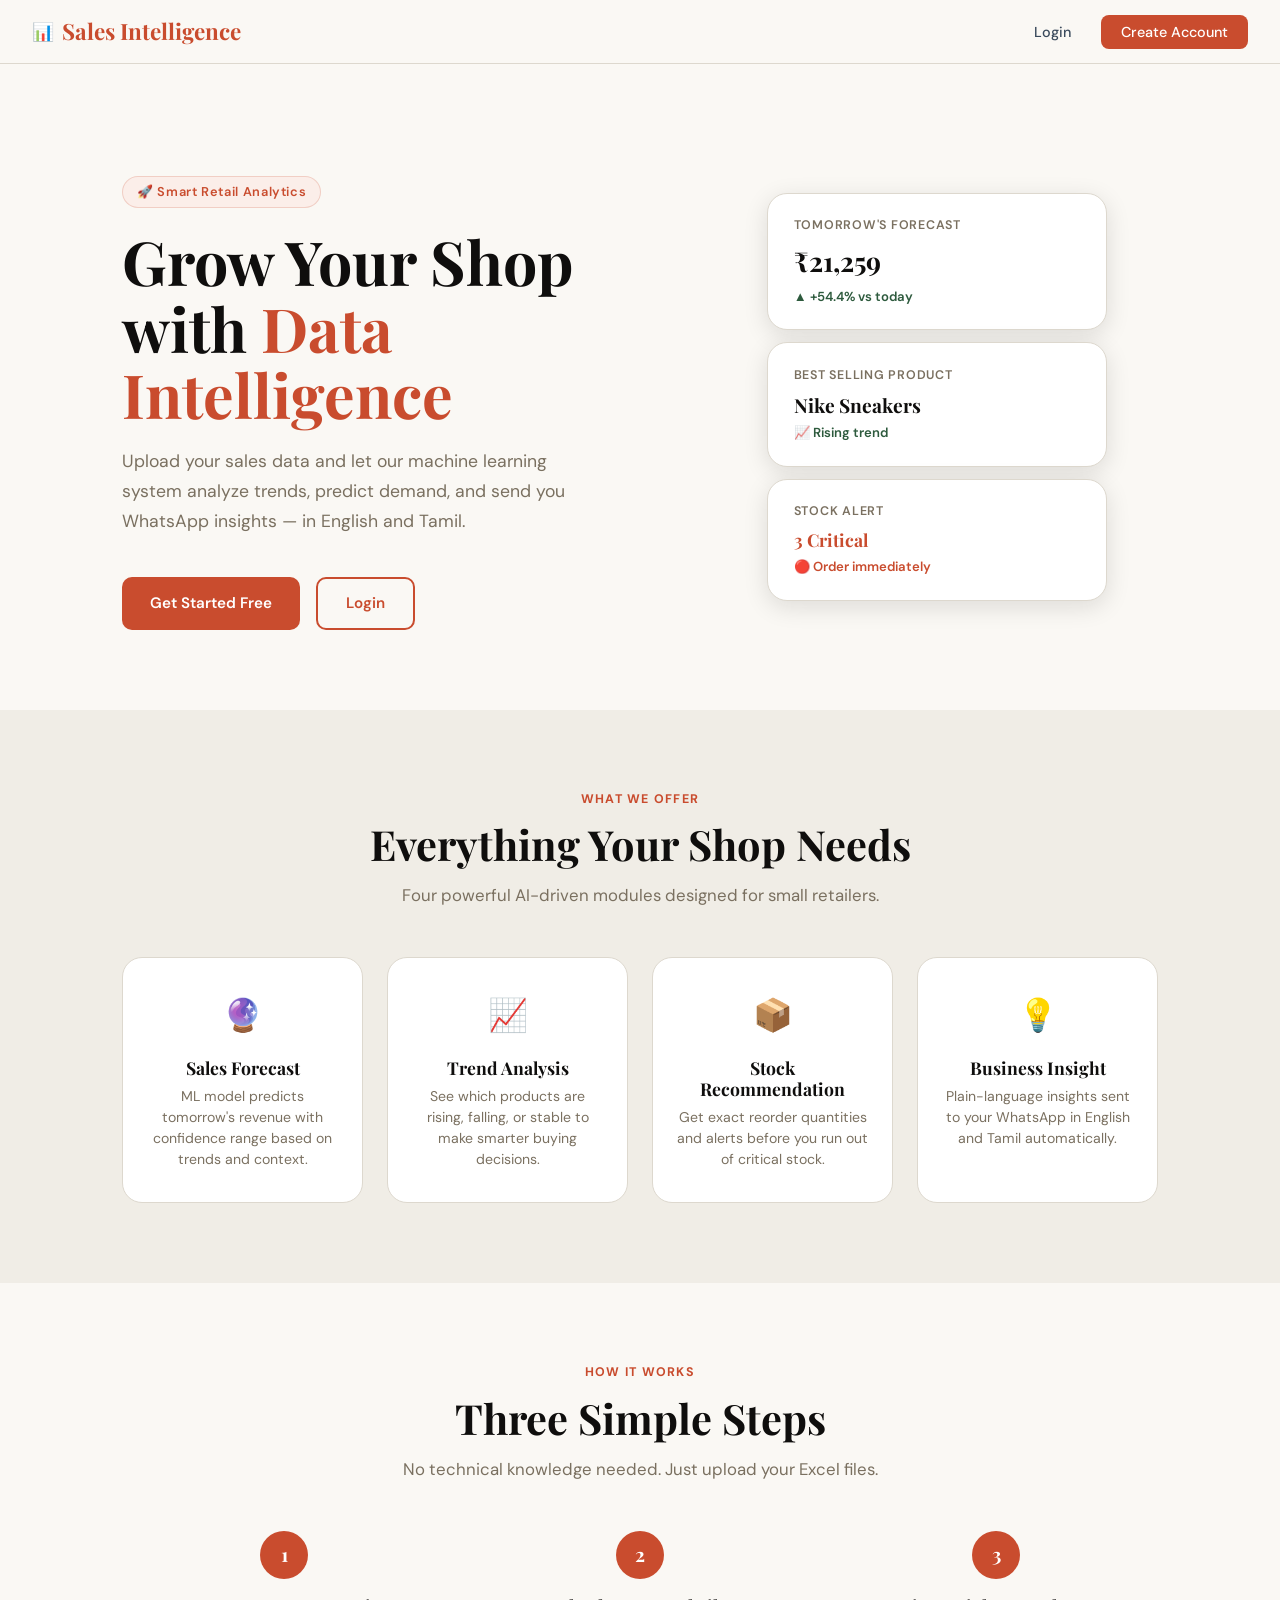
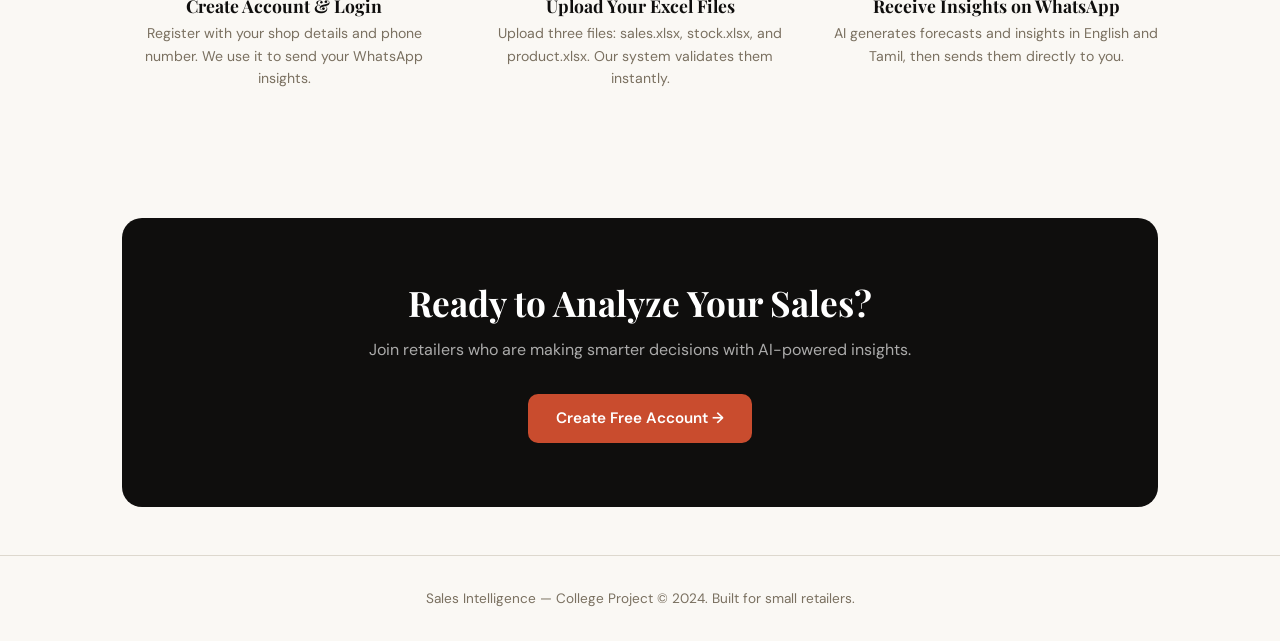
<file: sales-intelligence/frontend/index.html>
<!DOCTYPE html>
<html lang="en">
<head>
  <meta charset="UTF-8" />
  <meta name="viewport" content="width=device-width, initial-scale=1.0" />
  <title>Sales Intelligence — Smart Retail Analytics</title>
  <link rel="stylesheet" href="css/style.css" />
</head>
<body>

  <!-- Navbar -->
  <nav class="navbar">
    <div class="nav-brand">
      <span>📊</span> Sales Intelligence
    </div>
    <ul class="nav-links">
      <li id="nav-upload"  style="display:none;"><a href="upload.html">Upload</a></li>
      <li id="nav-profile" style="display:none;"><a href="profile.html">Profile</a></li>
      <li id="nav-history" style="display:none;"><a href="history.html">History</a></li>
      <li id="nav-login"><a href="login.html">Login</a></li>
      <li id="nav-register"><a href="register.html" class="btn-nav">Create Account</a></li>
      <li id="nav-logout" style="display:none;">
        <a href="#" onclick="handleLogout(); return false;">Logout</a>
      </li>
    </ul>
  </nav>

  <div class="page-wrapper">
    <div class="container">

      <!-- Hero Section -->
      <section class="hero">
        <div class="hero-text">
          <div class="hero-tag">🚀 Smart Retail Analytics</div>
          <h1>Grow Your Shop with <em>Data Intelligence</em></h1>
          <p class="hero-desc">
            Upload your sales data and let our machine learning system
            analyze trends, predict demand, and send you WhatsApp insights — 
            in English and Tamil.
          </p>
          <div class="hero-cta">
            <a href="register.html" class="btn btn-primary">Get Started Free</a>
            <a href="login.html"    class="btn btn-outline">Login</a>
          </div>
        </div>

        <!-- Hero visual cards -->
        <div class="hero-visual">
          <div class="hero-card-stack">
            <div class="stat-card">
              <div class="stat-label">Tomorrow's Forecast</div>
              <div class="stat-value">₹21,259</div>
              <div class="stat-change up">▲ +54.4% vs today</div>
            </div>
            <div class="stat-card">
              <div class="stat-label">Best Selling Product</div>
              <div class="stat-value" style="font-size:1.2rem;">Nike Sneakers</div>
              <div class="stat-change up">📈 Rising trend</div>
            </div>
            <div class="stat-card">
              <div class="stat-label">Stock Alert</div>
              <div class="stat-value" style="font-size:1.1rem;color:#c94c2e;">3 Critical</div>
              <div class="stat-change down">🔴 Order immediately</div>
            </div>
          </div>
        </div>
      </section>

    </div><!-- /container -->

    <!-- Features Section -->
    <section class="features-section">
      <div class="container">
        <div class="section-label">What We Offer</div>
        <h2 class="section-title">Everything Your Shop Needs</h2>
        <p class="section-sub">Four powerful AI-driven modules designed for small retailers.</p>

        <div class="features-grid">
          <div class="feature-card">
            <span class="feature-icon">🔮</span>
            <h3>Sales Forecast</h3>
            <p>ML model predicts tomorrow's revenue with confidence range based on trends and context.</p>
          </div>
          <div class="feature-card">
            <span class="feature-icon">📈</span>
            <h3>Trend Analysis</h3>
            <p>See which products are rising, falling, or stable to make smarter buying decisions.</p>
          </div>
          <div class="feature-card">
            <span class="feature-icon">📦</span>
            <h3>Stock Recommendation</h3>
            <p>Get exact reorder quantities and alerts before you run out of critical stock.</p>
          </div>
          <div class="feature-card">
            <span class="feature-icon">💡</span>
            <h3>Business Insight</h3>
            <p>Plain-language insights sent to your WhatsApp in English and Tamil automatically.</p>
          </div>
        </div>
      </div>
    </section>

    <!-- How It Works -->
    <section class="how-section">
      <div class="container">
        <div class="section-label">How It Works</div>
        <h2 class="section-title">Three Simple Steps</h2>
        <p class="section-sub">No technical knowledge needed. Just upload your Excel files.</p>

        <div class="steps-row">
          <div class="step">
            <div class="step-num">1</div>
            <h3>Create Account & Login</h3>
            <p>Register with your shop details and phone number. We use it to send your WhatsApp insights.</p>
          </div>
          <div class="step">
            <div class="step-num">2</div>
            <h3>Upload Your Excel Files</h3>
            <p>Upload three files: sales.xlsx, stock.xlsx, and product.xlsx. Our system validates them instantly.</p>
          </div>
          <div class="step">
            <div class="step-num">3</div>
            <h3>Receive Insights on WhatsApp</h3>
            <p>AI generates forecasts and insights in English and Tamil, then sends them directly to you.</p>
          </div>
        </div>
      </div>
    </section>

    <!-- CTA Banner -->
    <div class="container">
      <div class="cta-banner">
        <h2>Ready to Analyze Your Sales?</h2>
        <p>Join retailers who are making smarter decisions with AI-powered insights.</p>
        <a href="register.html" class="btn btn-primary">Create Free Account →</a>
      </div>
    </div>

    <footer>
      <p>Sales Intelligence — College Project &copy; 2024. Built for small retailers.</p>
    </footer>

  </div><!-- /page-wrapper -->

  <script src="js/validation.js"></script>
  <script src="js/auth.js"></script>
</body>
</html>
</file>
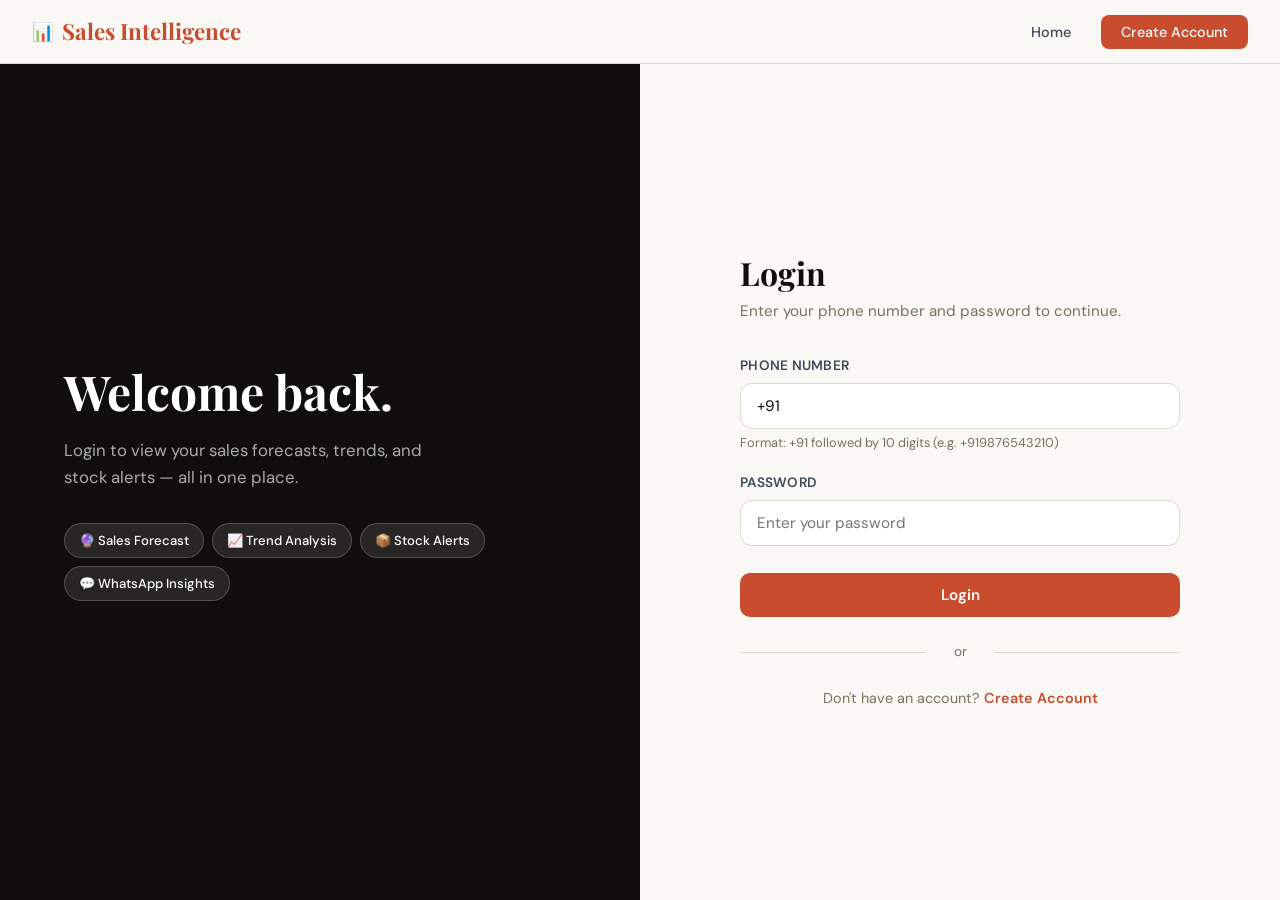
<file: sales-intelligence/frontend/history.html>
<!DOCTYPE html>
<html lang="en">
<head>
  <meta charset="UTF-8" />
  <meta name="viewport" content="width=device-width, initial-scale=1.0" />
  <title>Upload History — Sales Intelligence</title>
  <link rel="stylesheet" href="css/style.css" />
</head>
<body>

  <!-- Navbar -->
  <nav class="navbar">
    <a class="nav-brand" href="index.html">
      <span>📊</span> Sales Intelligence
    </a>
    <ul class="nav-links">
      <li id="nav-upload"><a href="upload.html">Upload</a></li>
      <li id="nav-history"><a href="history.html" style="color:var(--rust);">History</a></li>
      <li id="nav-profile"><a href="profile.html">Profile</a></li>
      <li id="nav-logout">
        <a href="#" onclick="handleLogout(); return false;">Logout</a>
      </li>
    </ul>
  </nav>

  <div class="page-wrapper">
    <div class="container history-page">

      <div style="margin-bottom:2rem;">
        <h1 style="font-family:'Playfair Display',serif;font-size:2.2rem;">Upload History</h1>
        <p style="color:var(--muted);margin-top:0.3rem;">
          All your past sales data uploads in one place.
        </p>
      </div>

      <!-- Alert box -->
      <div class="alert" id="history-alert"></div>

      <!-- History table -->
      <div style="overflow-x:auto;border-radius:var(--radius-lg);box-shadow:var(--shadow-sm);">
        <table class="history-table">
          <thead>
            <tr>
              <th>Upload Date</th>
              <th>Sales File</th>
              <th>Stock File</th>
              <th>Product File</th>
              <th>WhatsApp</th>
            </tr>
          </thead>
          <tbody id="history-tbody">
            <tr>
              <td colspan="5" style="text-align:center;color:var(--muted);padding:2rem;">
                Loading history...
              </td>
            </tr>
          </tbody>
        </table>
      </div>

      <!-- Empty state (shown if no records) -->
      <div class="empty-state" id="history-empty" style="display:none;">
        <div class="icon">📂</div>
        <h3>No uploads yet</h3>
        <p style="font-size:0.9rem;">
          Upload your first sales data file to see history here.
        </p>
        <a href="upload.html" class="btn btn-primary" style="margin-top:1.2rem;">
          Upload Now
        </a>
      </div>

      <div style="margin-top:2rem;">
        <a href="upload.html" class="btn btn-primary">+ New Upload</a>
      </div>

    </div>
  </div>

  <script src="js/validation.js"></script>
  <script src="js/auth.js"></script>
  <script src="js/upload.js"></script>
  <script>
    document.addEventListener("DOMContentLoaded", () => {
      const user = requireLogin();
      if (!user) return;
      loadHistory();
    });
  </script>

</body>
</html>
</file>
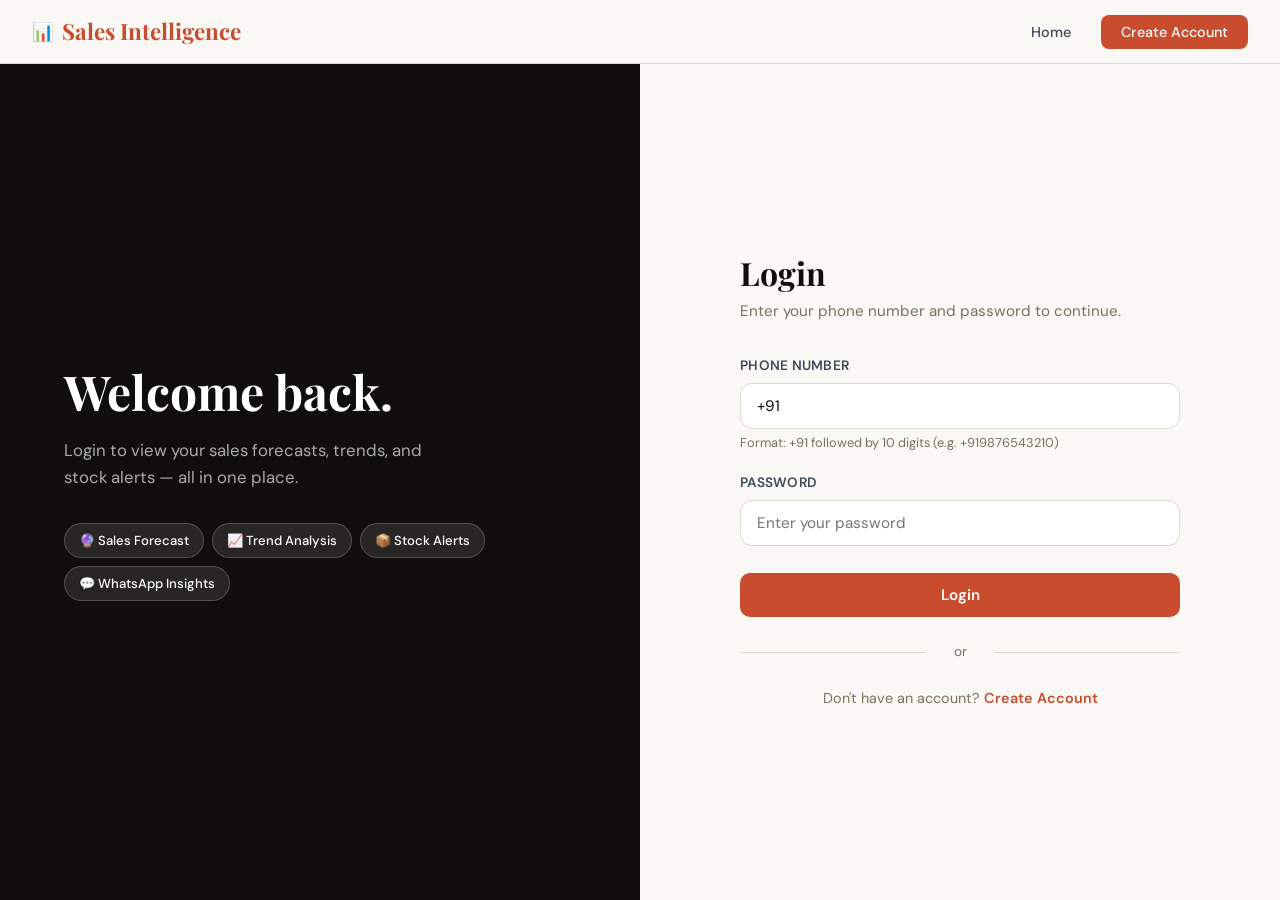
<file: sales-intelligence/frontend/login.html>
<!DOCTYPE html>
<html lang="en">
<head>
  <meta charset="UTF-8" />
  <meta name="viewport" content="width=device-width, initial-scale=1.0" />
  <title>Login — Sales Intelligence</title>
  <link rel="stylesheet" href="css/style.css" />
</head>
<body>

  <!-- Navbar -->
  <nav class="navbar">
    <a class="nav-brand" href="index.html">
      <span>📊</span> Sales Intelligence
    </a>
    <ul class="nav-links">
      <li><a href="index.html">Home</a></li>
      <li><a href="register.html" class="btn-nav">Create Account</a></li>
    </ul>
  </nav>

  <!-- Auth page layout: left panel + right form -->
  <div class="auth-page">

    <!-- Left decorative panel -->
    <div class="auth-left">
      <h1>Welcome back.</h1>
      <p>Login to view your sales forecasts, trends, and stock alerts — all in one place.</p>
      <div class="feature-chips">
        <span class="chip">🔮 Sales Forecast</span>
        <span class="chip">📈 Trend Analysis</span>
        <span class="chip">📦 Stock Alerts</span>
        <span class="chip">💬 WhatsApp Insights</span>
      </div>
    </div>

    <!-- Right form panel -->
    <div class="auth-right">
      <div class="auth-form-box">

        <h2>Login</h2>
        <p class="subtitle">Enter your phone number and password to continue.</p>

        <!-- Alert box for success/error messages -->
        <div class="alert" id="login-alert"></div>

        <form id="login-form" novalidate>

          <div class="form-group">
            <label for="phone">Phone Number</label>
            <input
              type="tel"
              id="phone"
              name="phone"
              placeholder="+919876543210"
              autocomplete="tel"
              value="+91"
            />
            <span class="error-msg" id="phone-error"></span>
            <small style="color:var(--muted);font-size:0.8rem;display:block;margin-top:4px;">
              Format: +91 followed by 10 digits (e.g. +919876543210)
            </small>
          </div>

          <div class="form-group">
            <label for="password">Password</label>
            <input
              type="password"
              id="password"
              name="password"
              placeholder="Enter your password"
              autocomplete="current-password"
            />
            <span class="error-msg" id="password-error"></span>
          </div>

          <button
            type="submit"
            id="login-btn"
            class="btn btn-primary btn-full"
            style="margin-top: 0.5rem;"
          >
            Login
          </button>

        </form>

        <div class="divider">or</div>

        <p style="text-align:center;font-size:0.9rem;color:var(--muted);">
          Don't have an account? 
          <a href="register.html" style="font-weight:600;">Create Account</a>
        </p>

      </div>
    </div>

  </div><!-- /auth-page -->

  <script src="js/validation.js"></script>
  <script src="js/auth.js"></script>
  <script>
    // Attach form submit handler
    document.getElementById("login-form").addEventListener("submit", handleLogin);

    // If already logged in, redirect to upload page
    if (getUserSession()) {
      window.location.href = "upload.html";
    }
  </script>

</body>
</html>
</file>
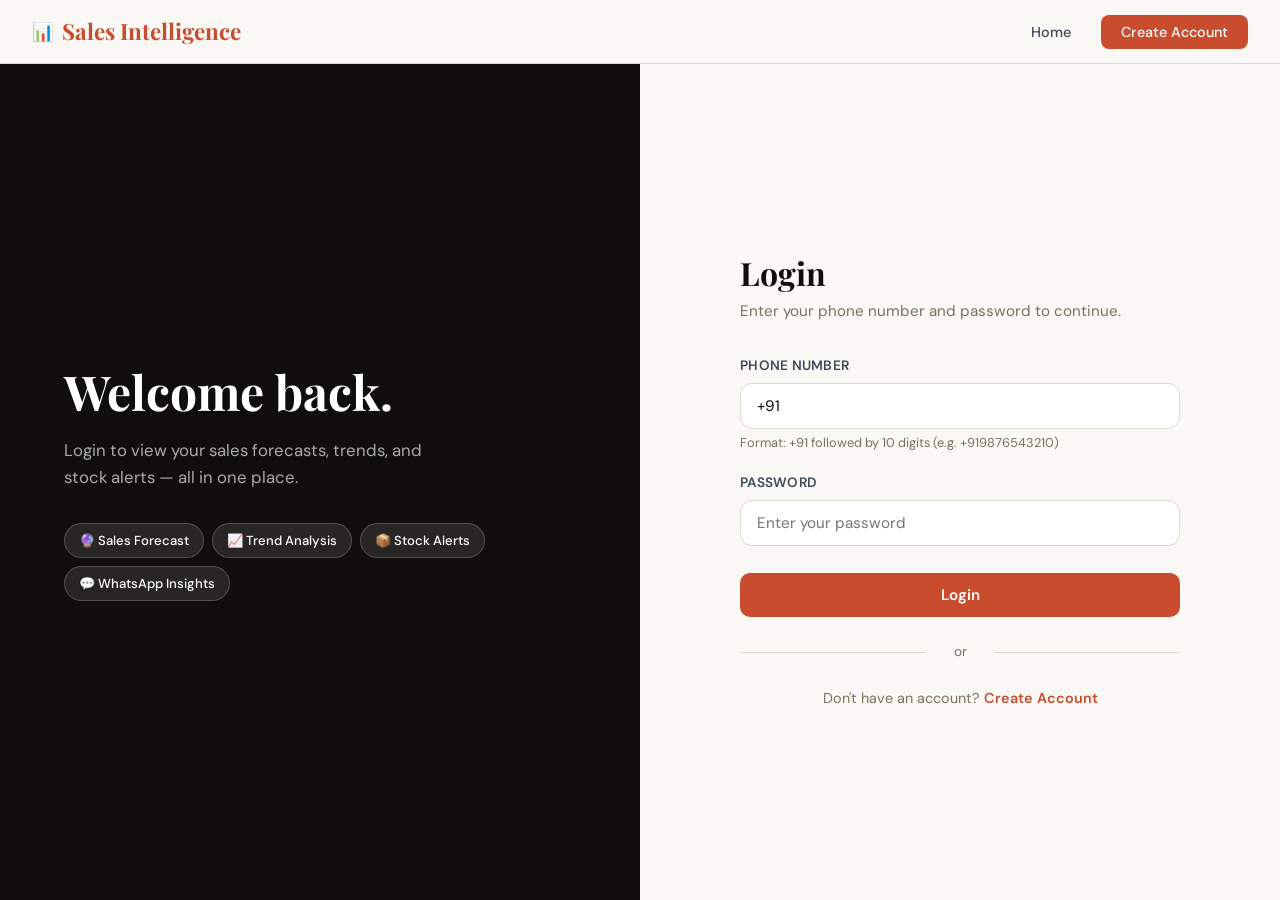
<file: sales-intelligence/frontend/profile.html>
<!DOCTYPE html>
<html lang="en">
<head>
  <meta charset="UTF-8" />
  <meta name="viewport" content="width=device-width, initial-scale=1.0" />
  <title>Profile — Sales Intelligence</title>
  <link rel="stylesheet" href="css/style.css" />
</head>
<body>

  <!-- Navbar -->
  <nav class="navbar">
    <a class="nav-brand" href="index.html">
      <span>📊</span> Sales Intelligence
    </a>
    <ul class="nav-links">
      <li id="nav-upload"><a href="upload.html">Upload</a></li>
      <li id="nav-history"><a href="history.html">History</a></li>
      <li id="nav-profile"><a href="profile.html" style="color:var(--rust);">Profile</a></li>
      <li id="nav-logout">
        <a href="#" onclick="handleLogout(); return false;">Logout</a>
      </li>
    </ul>
  </nav>

  <div class="page-wrapper">
    <div class="container profile-page">

      <!-- Profile header with avatar -->
      <div class="profile-header">
        <div class="avatar" id="avatar">?</div>
        <div class="profile-info">
          <h1 id="profile-name">Loading...</h1>
          <p id="profile-shop" style="color:var(--muted);"></p>
        </div>
      </div>

      <!-- Alert box -->
      <div class="alert" id="profile-alert"></div>

      <!-- Profile fields grid -->
      <div class="card" style="margin-bottom:1.5rem;">
        <h3 style="font-family:'Playfair Display',serif;font-size:1.2rem;margin-bottom:1.2rem;color:var(--steel);">
          Account Details
        </h3>
        <div class="profile-grid">
          <div class="profile-field">
            <div class="field-label">Full Name</div>
            <div class="field-value" id="profile-name-field">—</div>
          </div>
          <div class="profile-field">
            <div class="field-label">Phone Number</div>
            <div class="field-value" id="profile-phone">—</div>
          </div>
          <div class="profile-field">
            <div class="field-label">Email Address</div>
            <div class="field-value" id="profile-email">—</div>
          </div>
          <div class="profile-field">
            <div class="field-label">Shop Name</div>
            <div class="field-value" id="profile-shop-field">—</div>
          </div>
          <div class="profile-field" style="grid-column: 1 / -1;">
            <div class="field-label">Location</div>
            <div class="field-value" id="profile-location">—</div>
          </div>
        </div>
      </div>

      <!-- Quick actions -->
      <div class="profile-actions">
        <a href="upload.html"  class="btn btn-primary">📊 Upload Sales Data</a>
        <a href="history.html" class="btn btn-secondary">📋 View Upload History</a>
        <button class="btn btn-outline" onclick="handleLogout()">Logout</button>
      </div>

    </div>
  </div>

  <script src="js/validation.js"></script>
  <script src="js/auth.js"></script>
  <script>
    document.addEventListener("DOMContentLoaded", () => {
      // Redirect to login if not logged in
      const user = requireLogin();
      if (!user) return;

      // Fill profile from session storage immediately (fast)
      document.getElementById("avatar").textContent        = (user.name || "U").charAt(0).toUpperCase();
      document.getElementById("profile-name").textContent  = user.name || "—";
      document.getElementById("profile-shop").textContent  = user.shop_name || "";
      document.getElementById("profile-name-field").textContent  = user.name       || "—";
      document.getElementById("profile-phone").textContent       = user.phone      || "—";
      document.getElementById("profile-email").textContent       = user.email      || "—";
      document.getElementById("profile-shop-field").textContent  = user.shop_name  || "—";
      document.getElementById("profile-location").textContent    = user.location   || "—";

      // Also try to sync with backend for fresh data
      loadProfile();
    });

    // Override loadProfile display to match our field IDs
    async function loadProfile() {
      try {
        const resp = await fetch(`${API_BASE}/profile`, { credentials: "include" });
        const data = await resp.json();
        if (data.success) {
          const u = data.user;
          document.getElementById("avatar").textContent             = (u.name || "U").charAt(0).toUpperCase();
          document.getElementById("profile-name").textContent       = u.name      || "—";
          document.getElementById("profile-shop").textContent       = u.shop_name || "";
          document.getElementById("profile-name-field").textContent = u.name      || "—";
          document.getElementById("profile-phone").textContent      = u.phone     || "—";
          document.getElementById("profile-email").textContent      = u.email     || "—";
          document.getElementById("profile-shop-field").textContent = u.shop_name || "—";
          document.getElementById("profile-location").textContent   = u.location  || "—";
          saveUserSession(u);
        }
      } catch (e) {
        // Already showing session data — no problem
      }
    }
  </script>

</body>
</html>
</file>
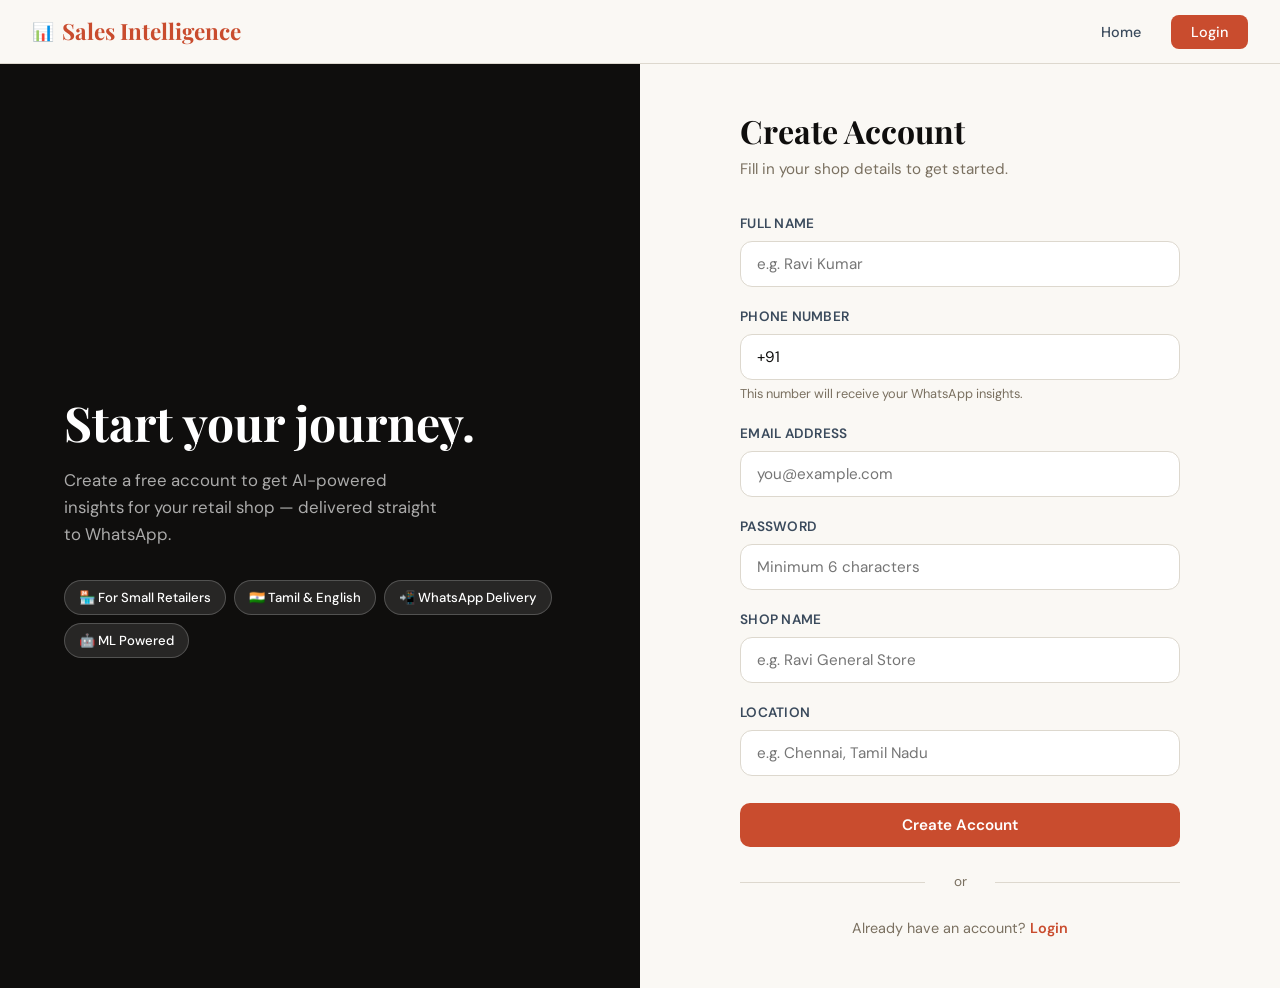
<file: sales-intelligence/frontend/register.html>
<!DOCTYPE html>
<html lang="en">
<head>
  <meta charset="UTF-8" />
  <meta name="viewport" content="width=device-width, initial-scale=1.0" />
  <title>Create Account — Sales Intelligence</title>
  <link rel="stylesheet" href="css/style.css" />
</head>
<body>

  <!-- Navbar -->
  <nav class="navbar">
    <a class="nav-brand" href="index.html">
      <span>📊</span> Sales Intelligence
    </a>
    <ul class="nav-links">
      <li><a href="index.html">Home</a></li>
      <li><a href="login.html" class="btn-nav">Login</a></li>
    </ul>
  </nav>

  <div class="auth-page">

    <!-- Left decorative panel -->
    <div class="auth-left">
      <h1>Start your journey.</h1>
      <p>Create a free account to get AI-powered insights for your retail shop — delivered straight to WhatsApp.</p>
      <div class="feature-chips">
        <span class="chip">🏪 For Small Retailers</span>
        <span class="chip">🇮🇳 Tamil &amp; English</span>
        <span class="chip">📲 WhatsApp Delivery</span>
        <span class="chip">🤖 ML Powered</span>
      </div>
    </div>

    <!-- Right form panel -->
    <div class="auth-right">
      <div class="auth-form-box">

        <h2>Create Account</h2>
        <p class="subtitle">Fill in your shop details to get started.</p>

        <!-- Alert box -->
        <div class="alert" id="register-alert"></div>

        <form id="register-form" novalidate>

          <div class="form-group">
            <label for="name">Full Name</label>
            <input type="text" id="name" name="name" placeholder="e.g. Ravi Kumar" autocomplete="name" />
            <span class="error-msg" id="name-error"></span>
          </div>

          <div class="form-group">
            <label for="phone">Phone Number</label>
            <input
              type="tel"
              id="phone"
              name="phone"
              placeholder="+919876543210"
              autocomplete="tel"
              value="+91"
            />
            <span class="error-msg" id="phone-error"></span>
            <small style="color:var(--muted);font-size:0.8rem;display:block;margin-top:4px;">
              This number will receive your WhatsApp insights.
            </small>
          </div>

          <div class="form-group">
            <label for="email">Email Address</label>
            <input type="email" id="email" name="email" placeholder="you@example.com" autocomplete="email" />
            <span class="error-msg" id="email-error"></span>
          </div>

          <div class="form-group">
            <label for="password">Password</label>
            <input
              type="password"
              id="password"
              name="password"
              placeholder="Minimum 6 characters"
              autocomplete="new-password"
            />
            <span class="error-msg" id="password-error"></span>
          </div>

          <div class="form-group">
            <label for="shop_name">Shop Name</label>
            <input type="text" id="shop_name" name="shop_name" placeholder="e.g. Ravi General Store" />
            <span class="error-msg" id="shop_name-error"></span>
          </div>

          <div class="form-group">
            <label for="location">Location</label>
            <input type="text" id="location" name="location" placeholder="e.g. Chennai, Tamil Nadu" />
            <span class="error-msg" id="location-error"></span>
          </div>

          <button
            type="submit"
            id="register-btn"
            class="btn btn-primary btn-full"
            style="margin-top: 0.5rem;"
          >
            Create Account
          </button>

        </form>

        <div class="divider">or</div>

        <p style="text-align:center;font-size:0.9rem;color:var(--muted);">
          Already have an account?
          <a href="login.html" style="font-weight:600;">Login</a>
        </p>

      </div>
    </div>

  </div>

  <script src="js/validation.js"></script>
  <script src="js/auth.js"></script>
  <script>
    document.getElementById("register-form").addEventListener("submit", handleRegister);

    // Redirect if already logged in
    if (getUserSession()) {
      window.location.href = "upload.html";
    }
  </script>

</body>
</html>
</file>
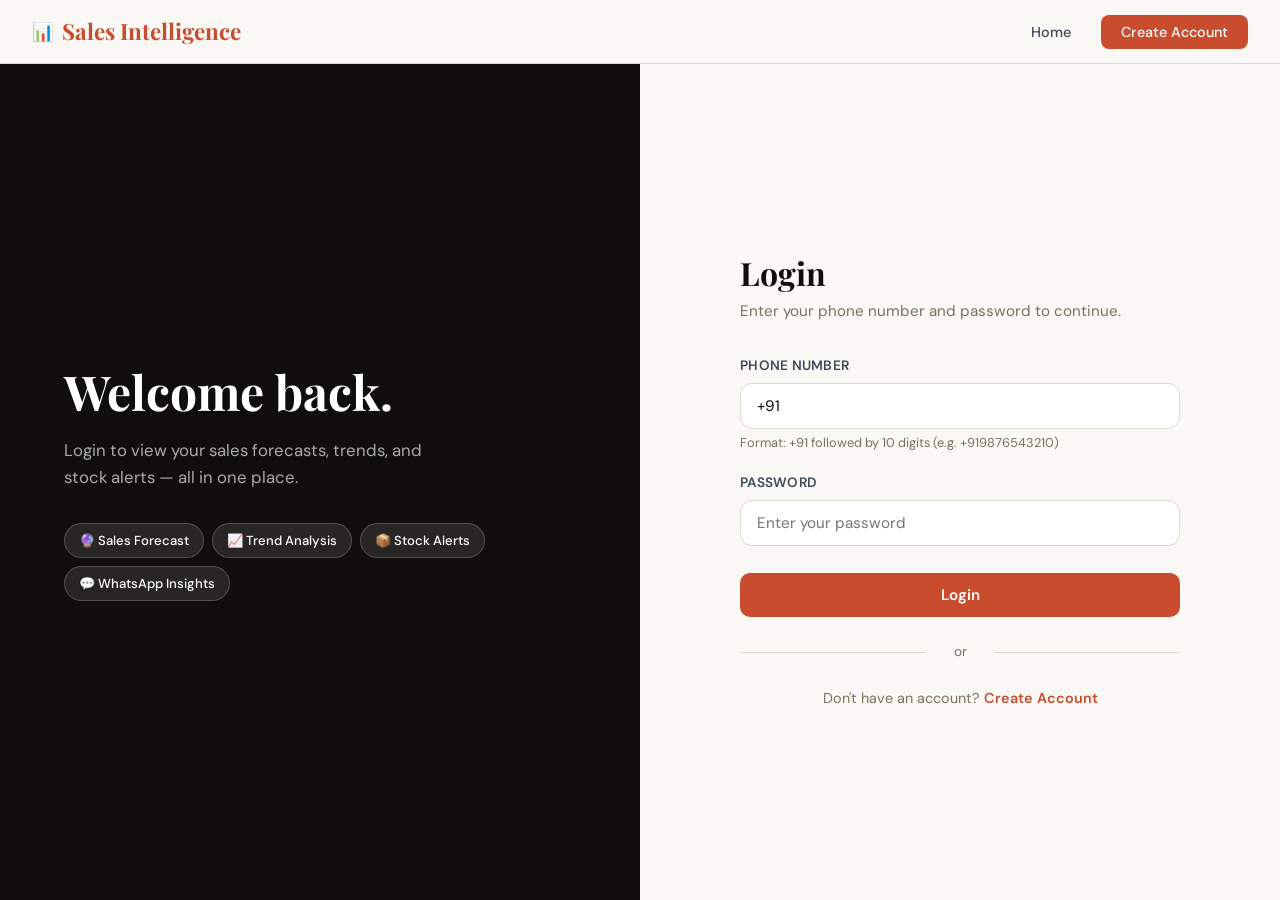
<file: sales-intelligence/frontend/upload.html>
<!DOCTYPE html>
<html lang="en">
<head>
  <meta charset="UTF-8" />
  <meta name="viewport" content="width=device-width, initial-scale=1.0" />
  <title>Upload Files — Sales Intelligence</title>
  <link rel="stylesheet" href="css/style.css" />
</head>
<body>

  <!-- Navbar -->
  <nav class="navbar">
    <a class="nav-brand" href="index.html">
      <span>📊</span> Sales Intelligence
    </a>
    <ul class="nav-links">
      <li id="nav-upload"><a href="upload.html" style="color:var(--rust);">Upload</a></li>
      <li id="nav-history"><a href="history.html">History</a></li>
      <li id="nav-profile"><a href="profile.html">Profile</a></li>
      <li id="nav-logout">
        <a href="#" onclick="handleLogout(); return false;">Logout</a>
      </li>
    </ul>
  </nav>

  <div class="page-wrapper">
    <div class="container upload-page">

      <!-- Page header -->
      <div class="upload-header">
        <h1 id="upload-greeting">Upload Your Sales Data</h1>
        <p>Upload three Excel files to get AI-powered forecasts and WhatsApp insights.</p>
      </div>

      <!-- Alert box -->
      <div class="alert" id="upload-alert"></div>

      <!-- Three file drop zones -->
      <div class="upload-grid">

        <!-- Sales file -->
        <div class="file-drop-zone" id="sales-zone">
          <input type="file" id="sales-input" accept=".xlsx" />
          <span class="file-icon">📊</span>
          <div class="file-name">sales.xlsx</div>
          <div class="file-hint">
            Required columns:<br/>
            date, product_name, quantity_sold, unit_price
          </div>
          <div class="file-chosen"></div>
        </div>

        <!-- Stock file -->
        <div class="file-drop-zone" id="stock-zone">
          <input type="file" id="stock-input" accept=".xlsx" />
          <span class="file-icon">📦</span>
          <div class="file-name">stock.xlsx</div>
          <div class="file-hint">
            Required columns:<br/>
            date, product_name, stock_loaded
          </div>
          <div class="file-chosen"></div>
        </div>

        <!-- Product file -->
        <div class="file-drop-zone" id="product-zone">
          <input type="file" id="product-input" accept=".xlsx" />
          <span class="file-icon">🏷️</span>
          <div class="file-name">product.xlsx</div>
          <div class="file-hint">
            Required columns:<br/>
            product_id, product_name, costprice
          </div>
          <div class="file-chosen"></div>
        </div>

      </div><!-- /upload-grid -->

      <!-- Info note about required files -->
      <div style="background:var(--cream);border:1px solid var(--border);border-radius:var(--radius);
                  padding:1rem 1.4rem;margin-bottom:1.5rem;font-size:0.88rem;color:var(--muted);">
        ℹ️ All three files must be <strong>.xlsx</strong> format.
        After upload, the ML system will analyze your data and send insights to your WhatsApp.
      </div>

      <!-- Upload button -->
      <button class="btn btn-primary" id="upload-btn" style="min-width:200px;">
        🚀 Analyze &amp; Send Insights
      </button>

      <!-- Loading indicator -->
      <div class="loader" id="upload-loader">
        <div class="spinner"></div>
        <p style="color:var(--muted);font-size:0.95rem;">
          Processing your files with ML model...<br/>
          <small>This may take 10–30 seconds</small>
        </p>
      </div>

      <!-- Results section (hidden until upload succeeds) -->
      <div class="results-section" id="results-section">

        <h2 style="font-family:'Playfair Display',serif;font-size:1.8rem;margin-bottom:1.5rem;margin-top:2rem;">
          📋 Analysis Results
        </h2>

        <!-- Quick stat row -->
        <div class="stat-row">
          <div class="mini-stat">
            <div class="val" id="res-sales">—</div>
            <div class="lbl">Today's Sales</div>
          </div>
          <div class="mini-stat">
            <div class="val" id="res-units">—</div>
            <div class="lbl">Units Sold</div>
          </div>
          <div class="mini-stat">
            <div class="val" id="res-forecast">—</div>
            <div class="lbl">Tomorrow Forecast</div>
          </div>
          <div class="mini-stat">
            <div class="val" id="res-change">—</div>
            <div class="lbl">Expected Change</div>
          </div>
        </div>

        <!-- Results cards grid -->
        <div class="results-grid">

          <!-- English insights -->
          <div class="result-card">
            <h3>🇬🇧 English Insights</h3>
            <div class="insight-msg" id="insight-english">Loading...</div>
            <div id="whatsapp-badge" class="whatsapp-badge" style="display:none;">
              ✅ Sent to WhatsApp
            </div>
          </div>

          <!-- Tamil insights -->
          <div class="result-card">
            <h3>🇮🇳 Tamil Insights</h3>
            <div class="insight-msg" id="insight-tamil">Loading...</div>
          </div>

          <!-- Stock alerts -->
          <div class="result-card">
            <h3>⚠️ Stock Alerts</h3>
            <table style="width:100%;border-collapse:collapse;font-size:0.85rem;">
              <thead>
                <tr>
                  <th style="text-align:left;padding:6px 0;color:var(--muted);font-size:0.75rem;text-transform:uppercase;">Product</th>
                  <th style="text-align:left;padding:6px 0;color:var(--muted);font-size:0.75rem;text-transform:uppercase;">Stock</th>
                  <th style="text-align:left;padding:6px 0;color:var(--muted);font-size:0.75rem;text-transform:uppercase;">Days Left</th>
                  <th style="text-align:left;padding:6px 0;color:var(--muted);font-size:0.75rem;text-transform:uppercase;">Status</th>
                </tr>
              </thead>
              <tbody id="stock-tbody">
                <tr><td colspan="4" style="color:var(--muted);font-size:0.9rem;">Upload files to see alerts</td></tr>
              </tbody>
            </table>
          </div>

          <!-- Trend analysis -->
          <div class="result-card">
            <h3>📈 Product Trends</h3>
            <div id="trends-list">
              <p style="color:var(--muted);font-size:0.9rem;">Upload files to see trends</p>
            </div>
          </div>

        </div><!-- /results-grid -->

        <!-- WhatsApp badge shown after successful send -->
        <div style="margin-top:1.5rem;">
          <span id="whatsapp-badge" class="whatsapp-badge" style="display:none;"></span>
        </div>

        <div style="margin-top:2rem;display:flex;gap:1rem;">
          <a href="history.html" class="btn btn-secondary">View Upload History</a>
          <button class="btn btn-outline" onclick="window.scrollTo({top:0,behavior:'smooth'})">
            Upload Another File
          </button>
        </div>

      </div><!-- /results-section -->

    </div><!-- /container -->
  </div><!-- /page-wrapper -->

  <script src="js/validation.js"></script>
  <script src="js/auth.js"></script>
  <script src="js/upload.js"></script>

  <script>
    // Show whatsapp badge only after results load
    document.addEventListener("DOMContentLoaded", () => {
      const badge = document.getElementById("whatsapp-badge");
      if (badge) badge.style.display = "none";
    });
  </script>

</body>
</html>
</file>
<file: sales-intelligence/frontend/css/style.css>
/* ================================================================
   style.css — Sales Intelligence
   Design: Warm editorial with data-forward aesthetic
   Fonts: Playfair Display + DM Sans
================================================================ */

@import url('https://fonts.googleapis.com/css2?family=Playfair+Display:wght@400;700;900&family=DM+Sans:ital,wght@0,300;0,400;0,500;0,700;1,400&display=swap');

/* ── CSS Variables ────────────────────────────────────────── */
:root {
  --ink:       #0f0e0d;
  --paper:     #faf8f4;
  --cream:     #f0ede6;
  --rust:      #c94c2e;
  --rust-dark: #a33d24;
  --rust-pale: #fbeee9;
  --sage:      #2d5a3d;
  --amber:     #d9832b;
  --steel:     #3a4a5c;
  --muted:     #7a7060;
  --border:    #ddd8ce;
  --white:     #ffffff;
  --shadow-sm: 0 2px 8px rgba(15,14,13,0.08);
  --shadow-md: 0 6px 24px rgba(15,14,13,0.12);
  --shadow-lg: 0 16px 48px rgba(15,14,13,0.15);
  --radius:    12px;
  --radius-lg: 20px;
}

/* ── Reset & Base ─────────────────────────────────────────── */
*, *::before, *::after { box-sizing: border-box; margin: 0; padding: 0; }

html { scroll-behavior: smooth; }

body {
  font-family: 'DM Sans', sans-serif;
  background-color: var(--paper);
  color: var(--ink);
  line-height: 1.6;
  font-size: 16px;
  min-height: 100vh;
}

/* ── Typography ───────────────────────────────────────────── */
h1, h2, h3 {
  font-family: 'Playfair Display', serif;
  line-height: 1.2;
}

a { color: var(--rust); text-decoration: none; }
a:hover { text-decoration: underline; }

/* ── Navbar ───────────────────────────────────────────────── */
.navbar {
  position: fixed;
  top: 0; left: 0; right: 0;
  z-index: 999;
  background: rgba(250, 248, 244, 0.95);
  backdrop-filter: blur(10px);
  border-bottom: 1px solid var(--border);
  padding: 0 2rem;
  height: 64px;
  display: flex;
  align-items: center;
  justify-content: space-between;
}

.nav-brand {
  font-family: 'Playfair Display', serif;
  font-size: 1.4rem;
  font-weight: 700;
  color: var(--rust);
  display: flex;
  align-items: center;
  gap: 8px;
}

.nav-brand span { font-size: 1.1rem; }

.nav-links {
  display: flex;
  align-items: center;
  gap: 1rem;
  list-style: none;
}

.nav-links a {
  font-size: 0.9rem;
  font-weight: 500;
  color: var(--steel);
  padding: 6px 14px;
  border-radius: 8px;
  transition: all 0.2s;
}

.nav-links a:hover {
  background: var(--cream);
  color: var(--rust);
  text-decoration: none;
}

.nav-links .btn-nav {
  background: var(--rust);
  color: var(--white) !important;
  padding: 8px 20px;
}

.nav-links .btn-nav:hover { background: var(--rust-dark); }

/* ── Page Layout ──────────────────────────────────────────── */
.page-wrapper {
  padding-top: 64px;
  min-height: 100vh;
}

.container {
  max-width: 1100px;
  margin: 0 auto;
  padding: 0 2rem;
}

/* ── Buttons ──────────────────────────────────────────────── */
.btn {
  display: inline-flex;
  align-items: center;
  gap: 8px;
  padding: 12px 28px;
  border-radius: 10px;
  font-family: 'DM Sans', sans-serif;
  font-size: 0.95rem;
  font-weight: 600;
  cursor: pointer;
  border: none;
  transition: all 0.22s ease;
  text-decoration: none;
}

.btn-primary {
  background: var(--rust);
  color: var(--white);
}
.btn-primary:hover {
  background: var(--rust-dark);
  transform: translateY(-1px);
  box-shadow: 0 6px 20px rgba(201,76,46,0.35);
  text-decoration: none;
  color: var(--white);
}

.btn-outline {
  background: transparent;
  color: var(--rust);
  border: 2px solid var(--rust);
}
.btn-outline:hover {
  background: var(--rust-pale);
  text-decoration: none;
  color: var(--rust);
}

.btn-secondary {
  background: var(--cream);
  color: var(--steel);
  border: 1px solid var(--border);
}
.btn-secondary:hover {
  background: var(--border);
  text-decoration: none;
  color: var(--steel);
}

.btn-full { width: 100%; justify-content: center; }

.btn:disabled {
  opacity: 0.6;
  cursor: not-allowed;
  transform: none !important;
}

/* ── Cards ────────────────────────────────────────────────── */
.card {
  background: var(--white);
  border: 1px solid var(--border);
  border-radius: var(--radius-lg);
  padding: 2rem;
  box-shadow: var(--shadow-sm);
}

.card-sm { padding: 1.25rem 1.5rem; }

/* ── Forms ────────────────────────────────────────────────── */
.form-group {
  margin-bottom: 1.2rem;
}

label {
  display: block;
  font-size: 0.85rem;
  font-weight: 600;
  color: var(--steel);
  margin-bottom: 6px;
  letter-spacing: 0.02em;
  text-transform: uppercase;
}

input[type="text"],
input[type="email"],
input[type="password"],
input[type="tel"],
select,
textarea {
  width: 100%;
  padding: 12px 16px;
  border: 1.5px solid var(--border);
  border-radius: var(--radius);
  font-family: 'DM Sans', sans-serif;
  font-size: 0.95rem;
  color: var(--ink);
  background: var(--white);
  transition: border-color 0.2s, box-shadow 0.2s;
  outline: none;
  -webkit-appearance: none;
}

input:focus, select:focus, textarea:focus {
  border-color: var(--rust);
  box-shadow: 0 0 0 3px rgba(201, 76, 46, 0.12);
}

input.error { border-color: #dc3545; }

.error-msg {
  display: none;
  font-size: 0.8rem;
  color: #dc3545;
  margin-top: 4px;
}

.error-msg.visible { display: block; }

/* ── Alert / Toast ────────────────────────────────────────── */
.alert {
  padding: 14px 18px;
  border-radius: var(--radius);
  font-size: 0.9rem;
  margin-bottom: 1rem;
  display: none;
  align-items: center;
  gap: 10px;
}

.alert.visible { display: flex; }

.alert-success {
  background: #e8f5e9;
  color: #2e7d32;
  border: 1px solid #a5d6a7;
}

.alert-error {
  background: #fdecea;
  color: #c62828;
  border: 1px solid #ef9a9a;
}

.alert-info {
  background: #e3f2fd;
  color: #1565c0;
  border: 1px solid #90caf9;
}

/* ── Auth pages shared layout ─────────────────────────────── */
.auth-page {
  min-height: 100vh;
  display: grid;
  grid-template-columns: 1fr 1fr;
  padding-top: 64px;
}

.auth-left {
  background: var(--ink);
  display: flex;
  flex-direction: column;
  justify-content: center;
  padding: 4rem;
  color: var(--white);
}

.auth-left h1 {
  font-size: 3rem;
  color: var(--white);
  margin-bottom: 1rem;
}

.auth-left p {
  color: rgba(255,255,255,0.65);
  font-size: 1.05rem;
  max-width: 380px;
}

.auth-left .feature-chips {
  display: flex;
  flex-wrap: wrap;
  gap: 8px;
  margin-top: 2rem;
}

.chip {
  background: rgba(255,255,255,0.1);
  border: 1px solid rgba(255,255,255,0.2);
  color: var(--white);
  padding: 6px 14px;
  border-radius: 999px;
  font-size: 0.82rem;
  font-weight: 500;
}

.auth-right {
  display: flex;
  align-items: center;
  justify-content: center;
  padding: 3rem 2rem;
  overflow-y: auto;
}

.auth-form-box {
  width: 100%;
  max-width: 440px;
}

.auth-form-box h2 {
  font-size: 2rem;
  margin-bottom: 0.4rem;
}

.auth-form-box .subtitle {
  color: var(--muted);
  font-size: 0.95rem;
  margin-bottom: 2rem;
}

.divider {
  text-align: center;
  position: relative;
  margin: 1.5rem 0;
  color: var(--muted);
  font-size: 0.85rem;
}

.divider::before, .divider::after {
  content: '';
  position: absolute;
  top: 50%;
  width: 42%;
  height: 1px;
  background: var(--border);
}

.divider::before { left: 0; }
.divider::after  { right: 0; }

/* ── Hero section ─────────────────────────────────────────── */
.hero {
  padding: 7rem 0 5rem;
  display: grid;
  grid-template-columns: 1.2fr 1fr;
  gap: 4rem;
  align-items: center;
}

.hero-tag {
  display: inline-flex;
  align-items: center;
  gap: 6px;
  background: var(--rust-pale);
  color: var(--rust);
  border: 1px solid rgba(201,76,46,0.2);
  padding: 5px 14px;
  border-radius: 999px;
  font-size: 0.8rem;
  font-weight: 600;
  margin-bottom: 1.2rem;
  letter-spacing: 0.05em;
}

.hero h1 {
  font-size: clamp(2.5rem, 5vw, 3.8rem);
  line-height: 1.1;
  margin-bottom: 1.2rem;
}

.hero h1 em {
  font-style: normal;
  color: var(--rust);
}

.hero-desc {
  font-size: 1.1rem;
  color: var(--muted);
  line-height: 1.7;
  margin-bottom: 2.5rem;
  max-width: 480px;
}

.hero-cta {
  display: flex;
  gap: 1rem;
  flex-wrap: wrap;
}

/* Hero visual */
.hero-visual {
  position: relative;
}

.hero-card-stack {
  position: relative;
  width: 100%;
  max-width: 340px;
  margin: 0 auto;
}

.stat-card {
  background: var(--white);
  border: 1px solid var(--border);
  border-radius: var(--radius-lg);
  padding: 1.4rem 1.6rem;
  box-shadow: var(--shadow-md);
  margin-bottom: 12px;
}

.stat-card .stat-label {
  font-size: 0.78rem;
  font-weight: 600;
  text-transform: uppercase;
  letter-spacing: 0.06em;
  color: var(--muted);
  margin-bottom: 4px;
}

.stat-card .stat-value {
  font-family: 'Playfair Display', serif;
  font-size: 1.7rem;
  font-weight: 700;
  color: var(--ink);
}

.stat-card .stat-change {
  font-size: 0.82rem;
  font-weight: 600;
  margin-top: 2px;
}

.stat-card .stat-change.up   { color: var(--sage); }
.stat-card .stat-change.down { color: var(--rust); }

/* ── Features section ─────────────────────────────────────── */
.features-section {
  padding: 5rem 0;
  background: var(--cream);
  margin: 0 -2rem;
  padding-left: 2rem;
  padding-right: 2rem;
}

.section-label {
  text-align: center;
  font-size: 0.78rem;
  font-weight: 700;
  text-transform: uppercase;
  letter-spacing: 0.1em;
  color: var(--rust);
  margin-bottom: 0.6rem;
}

.section-title {
  text-align: center;
  font-size: clamp(1.8rem, 3.5vw, 2.6rem);
  margin-bottom: 0.8rem;
}

.section-sub {
  text-align: center;
  color: var(--muted);
  max-width: 500px;
  margin: 0 auto 3rem;
  font-size: 1.05rem;
}

.features-grid {
  display: grid;
  grid-template-columns: repeat(4, 1fr);
  gap: 1.5rem;
}

.feature-card {
  background: var(--white);
  border: 1px solid var(--border);
  border-radius: var(--radius-lg);
  padding: 2rem 1.5rem;
  text-align: center;
  transition: transform 0.2s, box-shadow 0.2s;
}

.feature-card:hover {
  transform: translateY(-4px);
  box-shadow: var(--shadow-md);
}

.feature-icon {
  font-size: 2rem;
  margin-bottom: 1rem;
  display: block;
}

.feature-card h3 {
  font-size: 1.1rem;
  margin-bottom: 0.5rem;
  font-family: 'Playfair Display', serif;
}

.feature-card p {
  font-size: 0.88rem;
  color: var(--muted);
  line-height: 1.5;
}

/* ── How it works ─────────────────────────────────────────── */
.how-section {
  padding: 5rem 0;
}

.steps-row {
  display: grid;
  grid-template-columns: repeat(3, 1fr);
  gap: 2rem;
  position: relative;
}

.step {
  text-align: center;
}

.step-num {
  width: 48px;
  height: 48px;
  background: var(--rust);
  color: var(--white);
  border-radius: 50%;
  display: flex;
  align-items: center;
  justify-content: center;
  font-family: 'Playfair Display', serif;
  font-size: 1.2rem;
  font-weight: 700;
  margin: 0 auto 1rem;
}

.step h3 {
  font-size: 1.1rem;
  margin-bottom: 0.4rem;
}

.step p {
  font-size: 0.88rem;
  color: var(--muted);
}

/* ── CTA Banner ───────────────────────────────────────────── */
.cta-banner {
  background: var(--ink);
  border-radius: var(--radius-lg);
  padding: 4rem;
  text-align: center;
  margin: 3rem 0;
  color: var(--white);
}

.cta-banner h2 {
  font-size: 2.2rem;
  color: var(--white);
  margin-bottom: 0.8rem;
}

.cta-banner p {
  color: rgba(255,255,255,0.65);
  margin-bottom: 2rem;
}

/* ── Footer ───────────────────────────────────────────────── */
footer {
  border-top: 1px solid var(--border);
  padding: 2rem;
  text-align: center;
  color: var(--muted);
  font-size: 0.85rem;
}

/* ── Upload page ──────────────────────────────────────────── */
.upload-page {
  padding: 3rem 0;
}

.upload-header {
  margin-bottom: 2.5rem;
}

.upload-header h1 { font-size: 2.2rem; }
.upload-header p  { color: var(--muted); margin-top: 0.4rem; }

.upload-grid {
  display: grid;
  grid-template-columns: 1fr 1fr 1fr;
  gap: 1.5rem;
  margin-bottom: 2rem;
}

.file-drop-zone {
  border: 2px dashed var(--border);
  border-radius: var(--radius-lg);
  padding: 2rem 1.5rem;
  text-align: center;
  cursor: pointer;
  transition: all 0.2s;
  background: var(--white);
  position: relative;
}

.file-drop-zone:hover,
.file-drop-zone.drag-over {
  border-color: var(--rust);
  background: var(--rust-pale);
}

.file-drop-zone input[type="file"] {
  position: absolute;
  inset: 0;
  opacity: 0;
  cursor: pointer;
  width: 100%;
  height: 100%;
}

.file-icon { font-size: 2.2rem; display: block; margin-bottom: 0.6rem; }
.file-name { font-weight: 700; color: var(--steel); margin-bottom: 0.3rem; }
.file-hint { font-size: 0.82rem; color: var(--muted); }

.file-drop-zone.file-selected {
  border-color: var(--sage);
  background: #e8f5e9;
}

.file-drop-zone.file-selected .file-chosen {
  display: block;
  font-size: 0.82rem;
  color: var(--sage);
  font-weight: 600;
  margin-top: 6px;
}

.file-chosen { display: none; }

/* Results section */
.results-section {
  display: none;
  margin-top: 2rem;
}

.results-section.visible { display: block; }

.results-grid {
  display: grid;
  grid-template-columns: 1fr 1fr;
  gap: 1.5rem;
}

.result-card {
  background: var(--white);
  border: 1px solid var(--border);
  border-radius: var(--radius-lg);
  padding: 1.5rem;
}

.result-card h3 {
  font-size: 1.1rem;
  margin-bottom: 1rem;
  display: flex;
  align-items: center;
  gap: 8px;
}

.insight-msg {
  background: var(--cream);
  border-radius: var(--radius);
  padding: 1rem 1.2rem;
  font-size: 0.88rem;
  line-height: 1.7;
  white-space: pre-wrap;
  font-family: 'DM Sans', sans-serif;
  color: var(--ink);
  max-height: 280px;
  overflow-y: auto;
}

.whatsapp-badge {
  display: inline-flex;
  align-items: center;
  gap: 6px;
  background: #e8f5e9;
  color: #2e7d32;
  border: 1px solid #a5d6a7;
  border-radius: 999px;
  padding: 5px 14px;
  font-size: 0.82rem;
  font-weight: 600;
  margin-top: 1rem;
}

/* Stat row */
.stat-row {
  display: flex;
  gap: 1rem;
  margin-bottom: 1.5rem;
}

.mini-stat {
  flex: 1;
  background: var(--cream);
  border-radius: var(--radius);
  padding: 1rem;
  text-align: center;
}

.mini-stat .val {
  font-family: 'Playfair Display', serif;
  font-size: 1.5rem;
  font-weight: 700;
  color: var(--ink);
}

.mini-stat .lbl {
  font-size: 0.75rem;
  color: var(--muted);
  font-weight: 600;
  text-transform: uppercase;
  letter-spacing: 0.05em;
}

/* Loading spinner */
.loader {
  display: none;
  flex-direction: column;
  align-items: center;
  gap: 1rem;
  padding: 3rem;
  text-align: center;
}

.loader.visible { display: flex; }

.spinner {
  width: 48px;
  height: 48px;
  border: 4px solid var(--cream);
  border-top-color: var(--rust);
  border-radius: 50%;
  animation: spin 0.8s linear infinite;
}

@keyframes spin { to { transform: rotate(360deg); } }

/* ── Profile page ─────────────────────────────────────────── */
.profile-page { padding: 3rem 0; }

.profile-header {
  display: flex;
  align-items: center;
  gap: 1.5rem;
  margin-bottom: 2.5rem;
}

.avatar {
  width: 72px;
  height: 72px;
  background: var(--rust);
  border-radius: 50%;
  display: flex;
  align-items: center;
  justify-content: center;
  font-family: 'Playfair Display', serif;
  font-size: 1.8rem;
  color: var(--white);
  font-weight: 700;
  flex-shrink: 0;
}

.profile-info h1 { font-size: 1.8rem; }
.profile-info p  { color: var(--muted); }

.profile-grid {
  display: grid;
  grid-template-columns: 1fr 1fr;
  gap: 1rem;
}

.profile-field {
  background: var(--white);
  border: 1px solid var(--border);
  border-radius: var(--radius);
  padding: 1rem 1.2rem;
}

.profile-field .field-label {
  font-size: 0.75rem;
  font-weight: 700;
  text-transform: uppercase;
  letter-spacing: 0.06em;
  color: var(--muted);
  margin-bottom: 4px;
}

.profile-field .field-value {
  font-size: 1rem;
  font-weight: 500;
  color: var(--ink);
}

.profile-actions {
  display: flex;
  gap: 1rem;
  margin-top: 2rem;
}

/* ── History page ─────────────────────────────────────────── */
.history-page { padding: 3rem 0; }

.history-table {
  width: 100%;
  border-collapse: collapse;
  background: var(--white);
  border-radius: var(--radius-lg);
  overflow: hidden;
  box-shadow: var(--shadow-sm);
}

.history-table th {
  background: var(--cream);
  padding: 12px 16px;
  text-align: left;
  font-size: 0.78rem;
  font-weight: 700;
  text-transform: uppercase;
  letter-spacing: 0.06em;
  color: var(--steel);
  border-bottom: 1px solid var(--border);
}

.history-table td {
  padding: 14px 16px;
  border-bottom: 1px solid var(--cream);
  font-size: 0.9rem;
  color: var(--ink);
}

.history-table tr:last-child td { border-bottom: none; }
.history-table tr:hover td { background: var(--rust-pale); }

.badge-sent {
  background: #e8f5e9;
  color: #2e7d32;
  border-radius: 999px;
  padding: 3px 10px;
  font-size: 0.75rem;
  font-weight: 600;
}

.badge-failed {
  background: #fdecea;
  color: #c62828;
  border-radius: 999px;
  padding: 3px 10px;
  font-size: 0.75rem;
  font-weight: 600;
}

.empty-state {
  text-align: center;
  padding: 4rem 2rem;
  color: var(--muted);
}

.empty-state .icon { font-size: 3rem; margin-bottom: 1rem; }
.empty-state h3    { font-size: 1.2rem; margin-bottom: 0.4rem; }

/* ── Responsive ───────────────────────────────────────────── */
@media (max-width: 900px) {
  .hero { grid-template-columns: 1fr; padding: 4rem 0 3rem; }
  .hero-visual { display: none; }
  .features-grid { grid-template-columns: 1fr 1fr; }
  .auth-page { grid-template-columns: 1fr; }
  .auth-left { display: none; }
  .upload-grid { grid-template-columns: 1fr; }
  .results-grid { grid-template-columns: 1fr; }
  .steps-row { grid-template-columns: 1fr; }
  .profile-grid { grid-template-columns: 1fr; }
}

@media (max-width: 600px) {
  .features-grid { grid-template-columns: 1fr; }
  .cta-banner { padding: 2.5rem 1.5rem; }
  .hero h1 { font-size: 2.2rem; }
}
</file>
